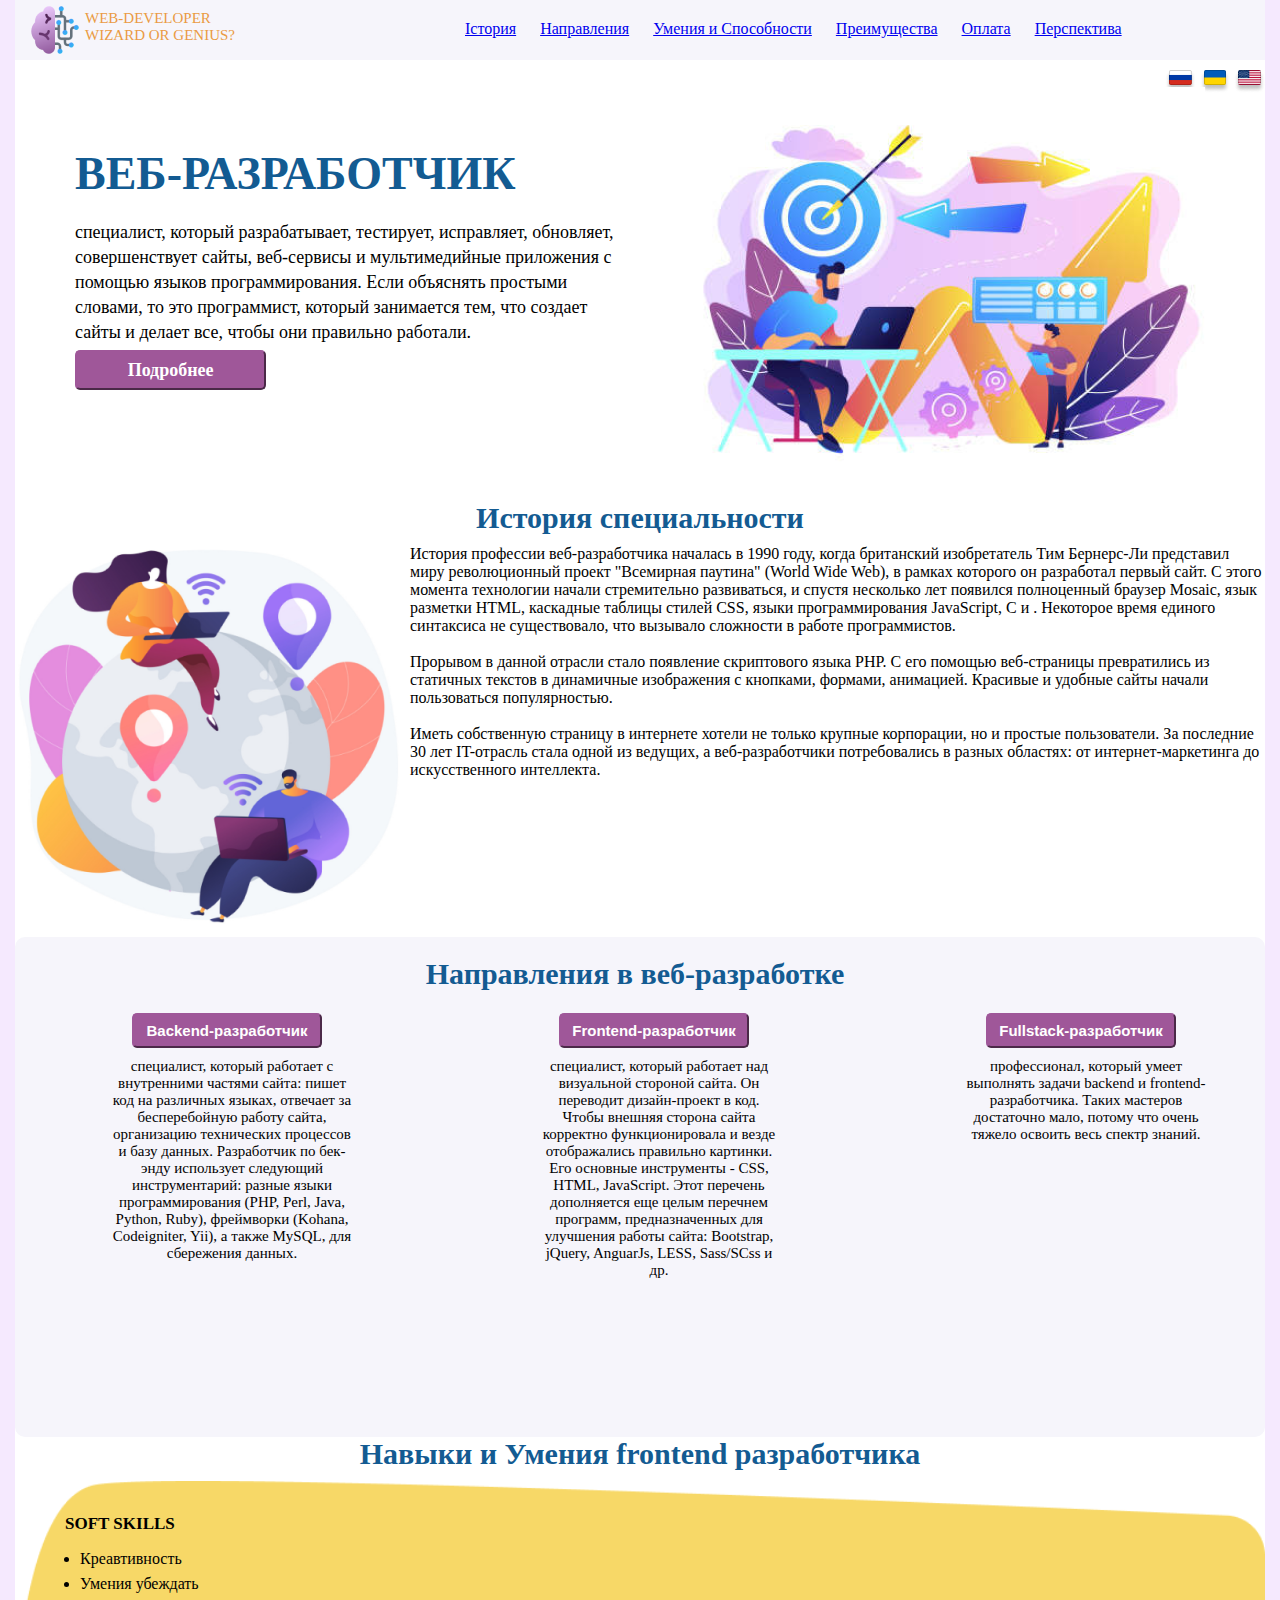
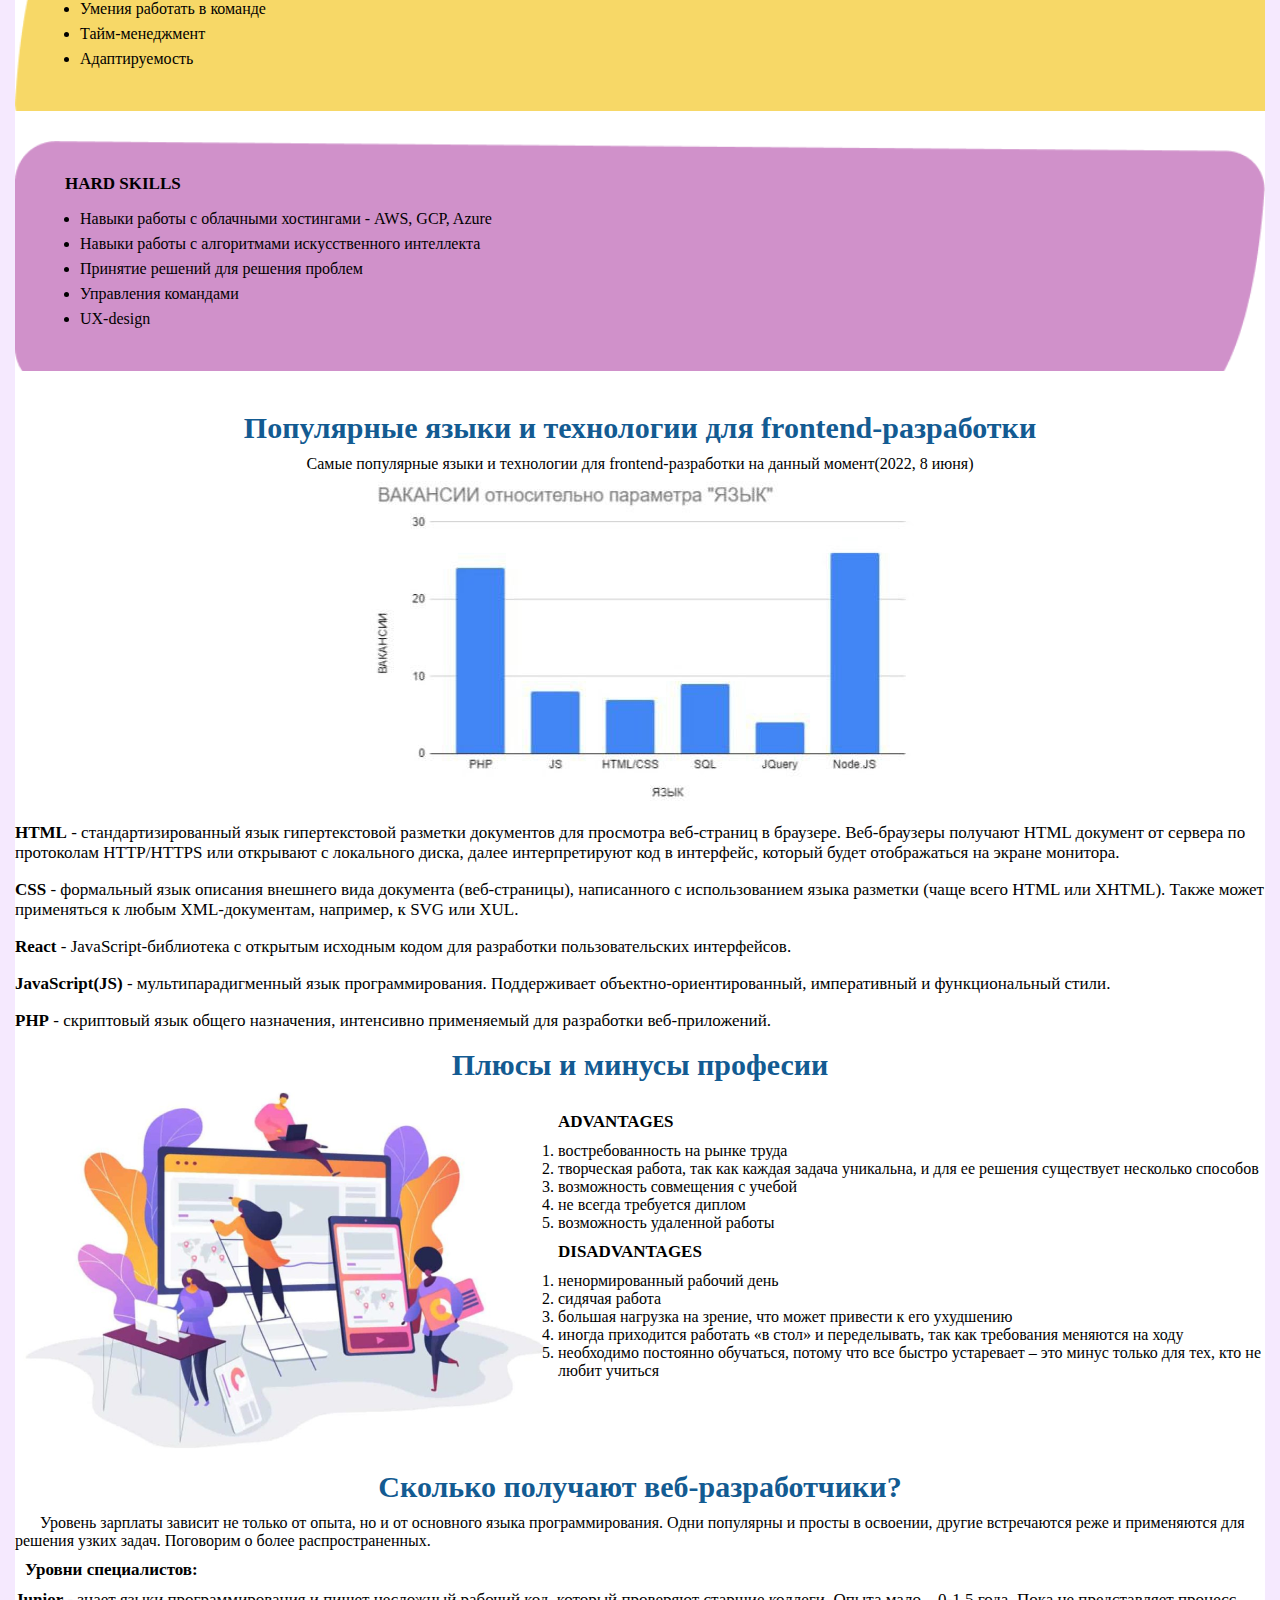
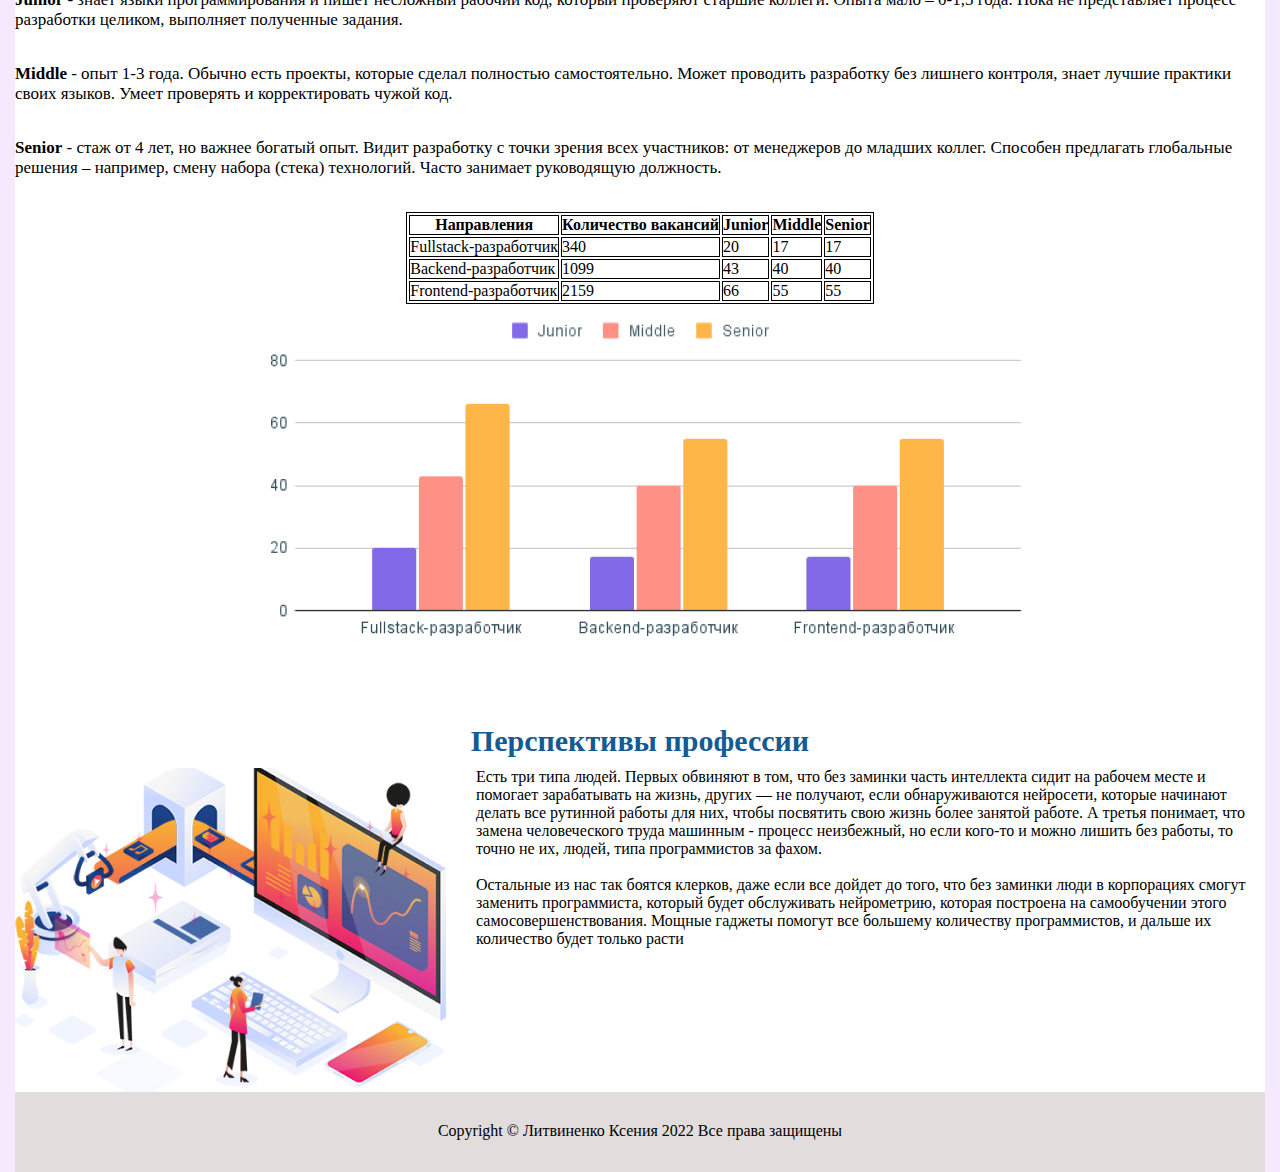
<file: index.html>
<!DOCTYPE html>
	<html>
		<head>
			<meta charset="utf-8">
			<meta name="viewport" content="width=device-width, initial-scale=1">
			<link rel="stylesheet" type="text/css" href="css/style.css">
			<title></title>
		</head>
		<body>
			<div class="container">
			<header>
				<img src="img/логотип 2 версия.png" class="logo">
				<p class="orange">web-developer wizard or genius?</p>
				<ul>
					<li class="header__list"><a href="#his">Істория</a></li>
					<li class="header__list"><a href="#dir">Направления</a></li>
					<li class="header__list"><a href="#skill">Умения и Способности</a></li>
					<li class="header__list"><a href="#grade">Преимущества</a></li>
					<li class="header__list"><a href="#salary">Оплата</a></li>
					<li class="header__list"><a href="#pros">Перспектива</a></li>
				</ul>
			</header>
			<main class="main">
				<div class="flags_box">
					<a href="index.html"><img src="img/flag_ru.png" alt="Флаг Росии не найден "></a>
					<a href="index_ukr.html"><img src="img/flag_ua.png" alt="Прапор України не знайден"></a>
					<a href="english.html"><img src="img/flag_usa.png" alt="flag of USA not found"></a>
				</div>
				<div class="description">
					<img class="description__img" src="img/web_dev.png" alt="Веб-разрфаотчик">
					<div class="description__content">
						<h1>ВЕБ-РАЗРАБОТЧИК</h1>
						<p class="description__content_p">специалист, который разрабатывает, тестирует, исправляет, обновляет, совершенствует сайты, веб-сервисы и мультимедийные приложения с помощью языков программирования. Если объяснять простыми словами, то это программист, который занимается тем, что создает сайты и делает все, чтобы они правильно работали.</p>
					</div>
					<a class="description__a" href="">
						<button class="description__button">Подробнее</button>
					</a>
				</div>
				<div id="his" class="history">
					<h3 class="history__h1">История специальности</h3>
     				<img class="history__img" src="img/history.png">
     				<p class="history__content_p">История профессии веб-разработчика началась в 1990 году, когда британский изобретатель Тим Бернерс-Ли представил миру революционный проект "Всемирная паутина" (World Wide Web), в рамках которого он разработал первый сайт. С этого момента технологии начали стремительно развиваться, и спустя несколько лет появился полноценный браузер Mosaic, язык разметки HTML, каскадные таблицы стилей CSS, языки программирования JavaScript, C и . Некоторое время единого синтаксиса не существовало, что вызывало сложности в работе программистов.</p><br>
            		<p class="history__content_p">Прорывом в данной отрасли стало появление скриптового языка PHP. С его помощью веб-страницы превратились из статичных текстов в динамичные изображения с кнопками, формами, анимацией. Красивые и удобные сайты начали пользоваться популярностью.</p><br>
            		<p class="history__content_p">Иметь собственную страницу в интернете хотели не только крупные корпорации, но и простые пользователи. За последние 30 лет IT-отрасль стала одной из ведущих, а веб-разработчики потребовались в разных областях: от интернет-маркетинга до искусственного интеллекта.</p>
            	</div>
				<div id="dir" class="directions">
					<h3>Направления в веб-разработке</h3>
					<table class="directions__table">
					<tr class="directions__tr">
					<td class="directions__td"> 
					<div class="directions__content">
					<button class="directions__button">Backend-разработчик</button>
					<p class="directions__p">специалист, который работает с внутренними частями сайта: пишет код на различных языках, отвечает за бесперебойную работу сайта, организацию технических процессов и базу данных. Разработчик по бек-энду использует следующий инструментарий: разные языки программирования (PHP, Perl, Java, Python, Ruby), фреймворки (Kohana, Codeigniter, Yii), а также MySQL, для сбережения данных.</p>
				</div>
					</td>
					<td class="directions__td">
					<div class="directions__content">
					<button class="directions__button">Frontend-разработчик</button>
					<p class="directions__p">специалист, который работает над визуальной стороной сайта. Он переводит дизайн-проект в код. Чтобы внешняя сторона сайта корректно функционировала и везде отображались правильно картинки. Его основные инструменты - CSS, HTML, JavaScript. Этот перечень дополняется еще целым перечнем программ, предназначенных для улучшения работы сайта: Bootstrap, jQuery, AnguarJs, LESS, Sass/SCss и др.</p>
				</div>
				</td>
					<td class="directions__td">
					<div class="directions__content">
					<button class="directions__button">Fullstack-разработчик</button>
					<p class="directions__p">профессионал, который умеет выполнять задачи backend и frontend-разработчика. Таких мастеров достаточно мало, потому что очень тяжело освоить весь спектр знаний.</p>
				</div>
				</td>
				</tr>
				</table>
				</div>
				<div id="skill" class="skills">
					<h3>Навыки и Умения frontend разработчика</h3>
					<div class="skills__soft">
						<h4>SOFT SKILLS</h4>
						<ul class="skills__soft_ul">
							<li>Креавтивность</li>
							<li>Умения убеждать</li>
							<li>Умения работать в команде</li>
							<li>Тайм-менеджмент</li>
							<li>Адаптируемость</li>
						</ul>
					</div>
					<div class="skills__hard">
						<h4>HARD SKILLS</h4>
						<ul>
							<li>Навыки работы с облачными хостингами - AWS, GCP, Azure</li>
							<li>Навыки работы с алгоритмами искусственного интеллекта </li>
							<li>Принятие решений для решения проблем </li>
							<li>Управления командами </li>
							<li>UX-design</li>
						</ul>
					</div>
				</div>
				<div id="front" class="frontend">
					<h3>Популярные языки и технологии для frontend-разработки</h3>
					<p class="frontend__header">Самые популярные языки и технологии для frontend-разработки на данный момент(2022, 8 июня)</p>
					<img class="img_diagram" src="img/diagram.png" alt="Диаграмма популярных языков">
					<p class="frontend__content"><b>HTML</b> - cтандартизированный язык гипертекстовой разметки документов для просмотра веб-страниц в браузере. Веб-браузеры получают HTML документ от сервера по протоколам HTTP/HTTPS или открывают с локального диска, далее интерпретируют код в интерфейс, который будет отображаться на экране монитора.</p>
					<p class="frontend__content"><b>CSS</b> - формальный язык описания внешнего вида документа (веб-страницы), написанного с использованием языка разметки (чаще всего HTML или XHTML). Также может применяться к любым XML-документам, например, к SVG или XUL.</p>
					<p class="frontend__content"><b>React</b> - JavaScript-библиотека с открытым исходным кодом для разработки пользовательских интерфейсов.</p>
					<p class="frontend__content"><b>JavaScript(JS)</b> - мультипарадигменный язык программирования. Поддерживает объектно-ориентированный, императивный и функциональный стили.</p>
					<p class="frontend__content"><b>PHP</b> - скриптовый язык общего назначения, интенсивно применяемый для разработки веб-приложений.</p>
				</div>
				<div id="grade" class="grade">
					<h3>Плюсы и минусы професии</h3>
					<img class="grade__img" src="img/advantages.png" alt="Картинка">
					<div class="ADVANTAGES">
						<h4>ADVANTAGES</h4>
						<ul class="ADVANTAGES__list">
							<ol type="1">	
								<li>востребованность на рынке труда</li>
								<li>творческая работа, так как каждая задача уникальна, и для ее решения существует несколько способов</li>
								<li>возможность совмещения с учебой</li>
								<li>не всегда требуется диплом</li>
								<li>возможность удаленной работы</li>
							</ol>	
						</ul>
					</div>
					<div class="DISADVANTAGES">
						<h4>DISADVANTAGES</h4>
						<ul class="DISADVANTAGES__list">
							<ol type="1">
								<li>ненормированный рабочий день</li>
								<li>сидячая работа</li>
								<li>большая нагрузка на зрение, что может привести к его ухудшению</li>
								<li>иногда приходится работать «в стол» и переделывать, так как требования меняются на ходу</li>
								<li>необходимо постоянно обучаться, потому что все быстро устаревает – это минус только для тех, кто не любит учиться</li>
							</ol>
						</ul>
					</div>
				</div>
				<div id="salary" class="salary">
					<h3>Сколько получают веб-разработчики?</h3>
					<p class="salary__header">Уровень зарплаты зависит не только от опыта, но и от основного языка программирования. Одни популярны и просты в освоении, другие встречаются реже и применяются для решения узких задач. Поговорим о более распространенных.</p>
					<h4>Уровни специалистов:</h4>
					<p class="salary__content"><b>Junior</b> - знает языки программирования и пишет несложный рабочий код, который проверяют старшие коллеги. Опыта мало – 0-1,5 года. Пока не представляет процесс разработки целиком, выполняет полученные задания.</p>
					<p class="salary__content"><b>Middle</b> - опыт 1-3 года. Обычно есть проекты, которые сделал полностью самостоятельно. Может проводить разработку без лишнего контроля, знает лучшие практики своих языков. Умеет проверять и корректировать чужой код.</p>
					<p class="salary__content"><b>Senior</b> - стаж от 4 лет, но важнее богатый опыт. Видит разработку с точки зрения всех участников: от менеджеров до младших коллег. Способен предлагать глобальные решения – например, смену набора (стека) технологий. Часто занимает руководящую должность.</p>
					<table class="salary__table">
						<tr class="salary__tr">
							<th class="salary__th">Направления</th>
							<th class="salary__th">Количество вакансий</th>
							<th class="salary__th">Junior</th>
							<th class="salary__th">Middle</th>
							<th class="salary__th">Senior</th>
						</tr>
						<tr class="salary__tr">
							<td class="salary__td">Fullstack-разработчик</td>
							<td class="salary__td">340</td>
							<td class="salary__td">20</td>
							<td class="salary__td">17</td>
							<td class="salary__td">17</td>
						</tr>
						<tr class="salary__tr">
							<td class="salary__td">Backend-разработчик</td>
							<td class="salary__td">1099</td>
							<td class="salary__td">43</td>
							<td class="salary__td">40</td>
							<td class="salary__td">40</td>
						</tr>
						<tr class="salary__tr">
							<td class="salary__td">Frontend-разработчик</td>
							<td class="salary__td">2159</td>
							<td class="salary__td">66</td>
							<td class="salary__td">55</td>
							<td class="salary__td">55</td>
						</tr>
					</table>
					<img class="salary__img_diagram" src="img/diagram_2.png" alt="Картинка">
				</div>
				<div id="pros" class="prospects">
					<h3>Перспективы профессии</h3>
					<img class="prospects__img" src="img/perspective.png" alt="Картинка">
					<p class="prospects__content_p1">Есть три типа людей. Первых обвиняют в том, что без заминки часть интеллекта сидит на рабочем месте и помогает зарабатывать на жизнь, других — не получают, если обнаруживаются нейросети, которые начинают делать все рутинной работы для них, чтобы посвятить свою жизнь более занятой работе. А третья понимает, что замена человеческого труда машинным - процесс неизбежный, но если кого-то и можно лишить без работы, то точно не их, людей, типа программистов за фахом.</p><br>
					<p class="prospects__content_p2">Остальные из нас так боятся клерков, даже если все дойдет до того, что без заминки люди в корпорациях смогут заменить программиста, который будет обслуживать нейрометрию, которая построена на самообучении этого самосовершенствования.
					Мощные гаджеты помогут все большему количеству программистов, и дальше их количество будет только расти</p>
				</div>
			</main>
			<footer>
				<p class="creator">Copyright © Литвиненко Ксения 2022 Все права защищены</p>
			</footer>
			</div>
		</body>
	</html>
</file>
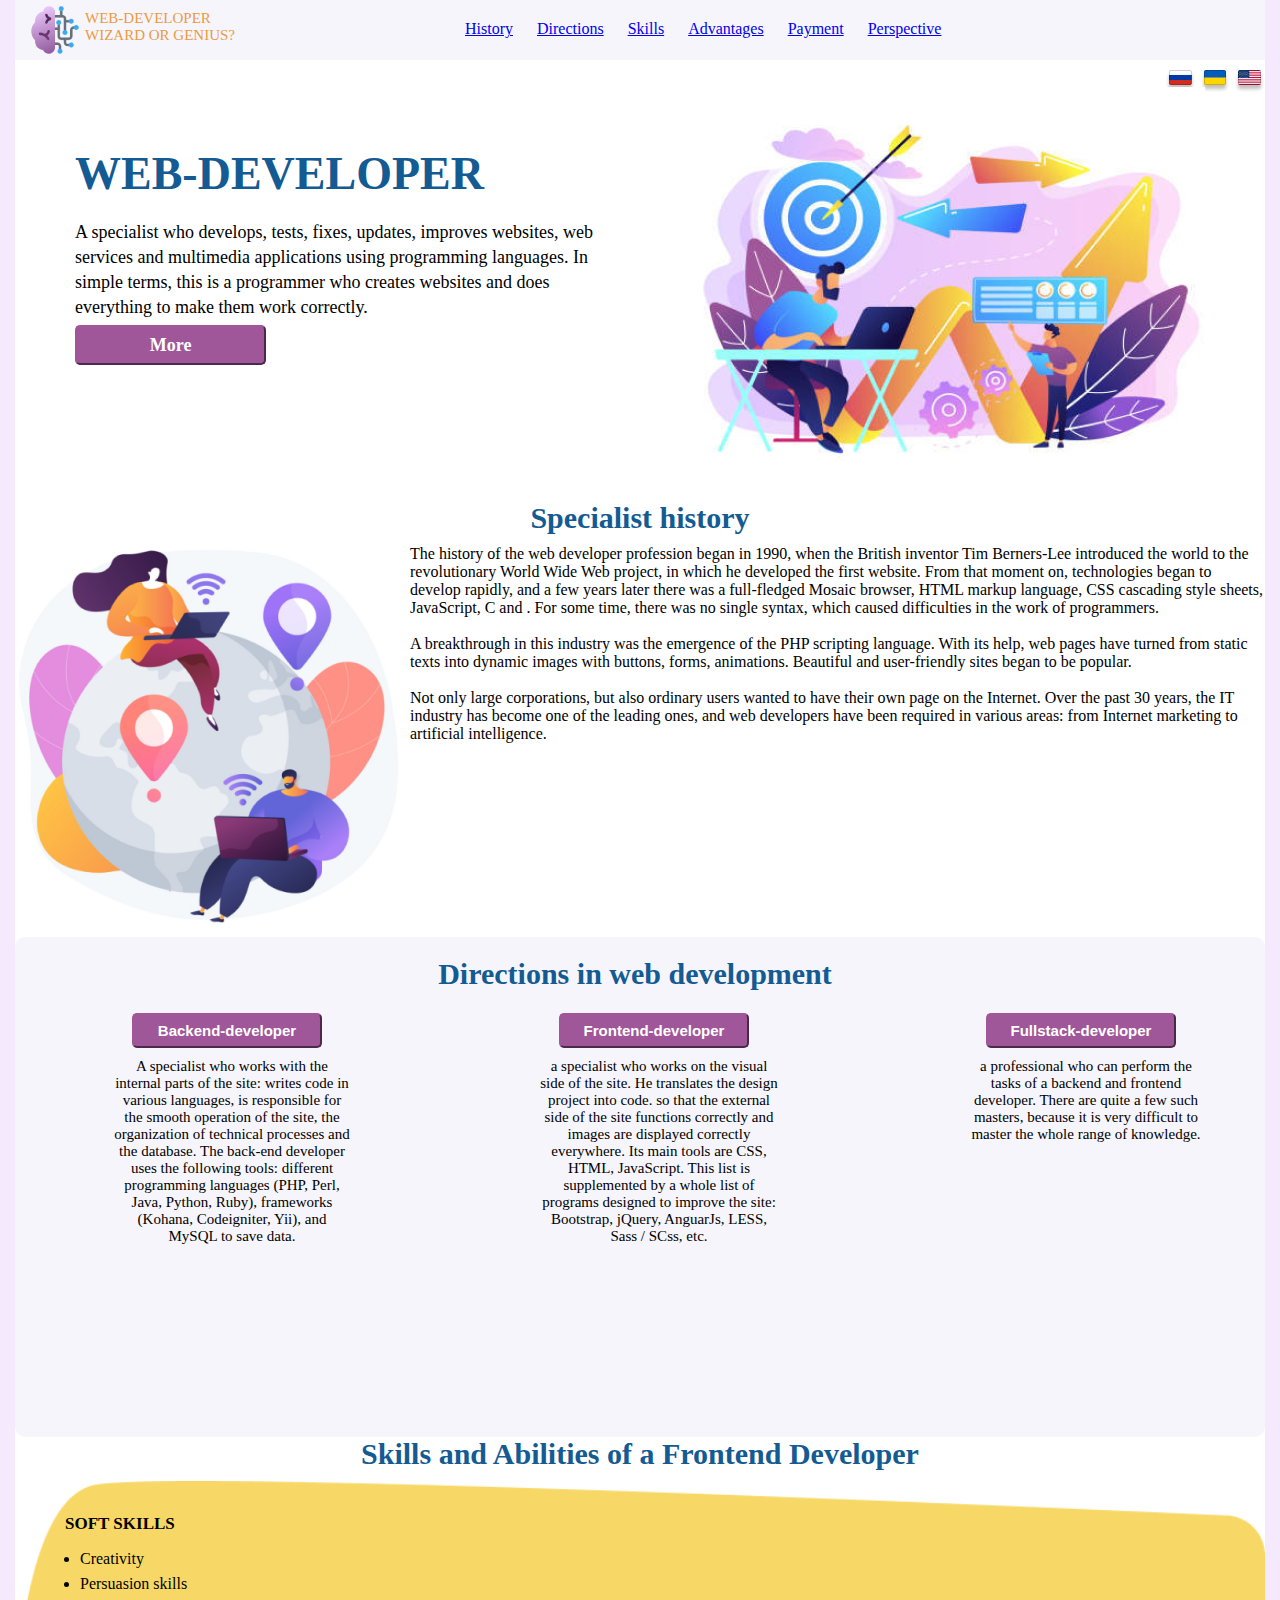
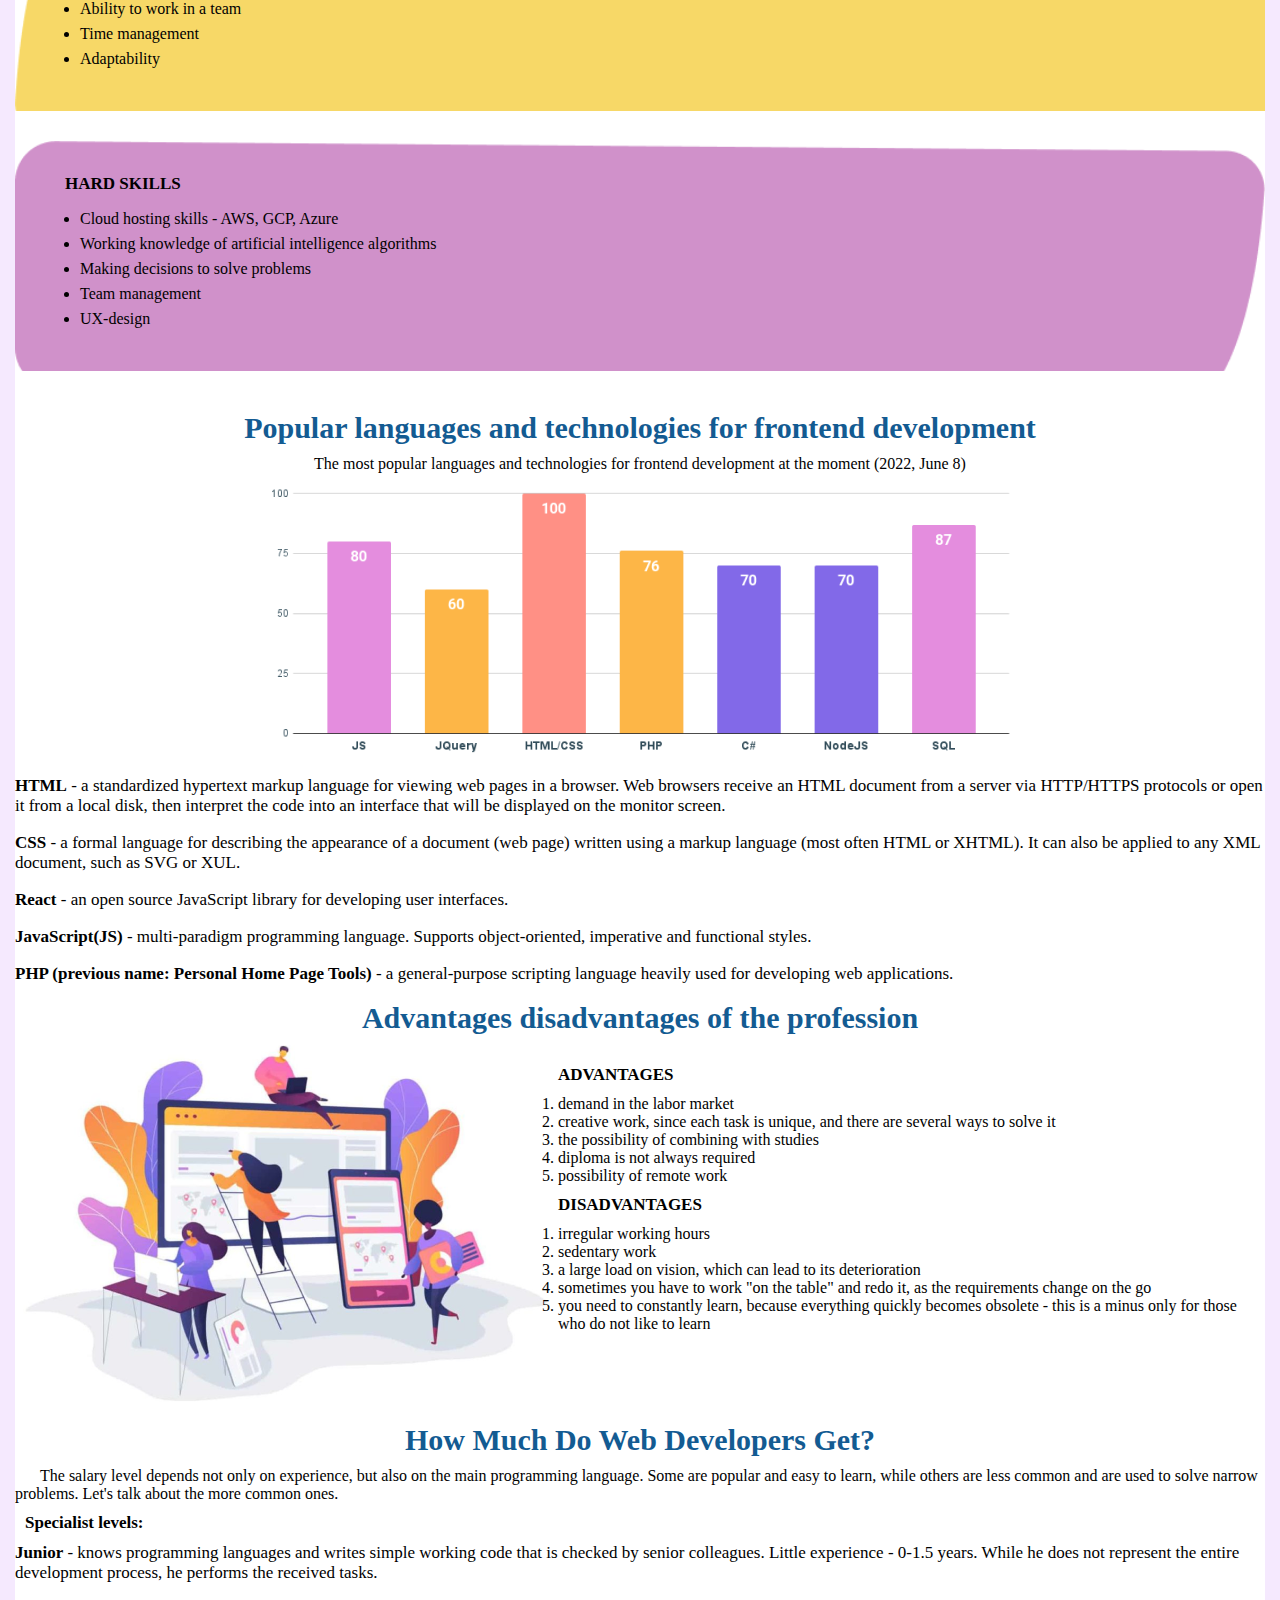
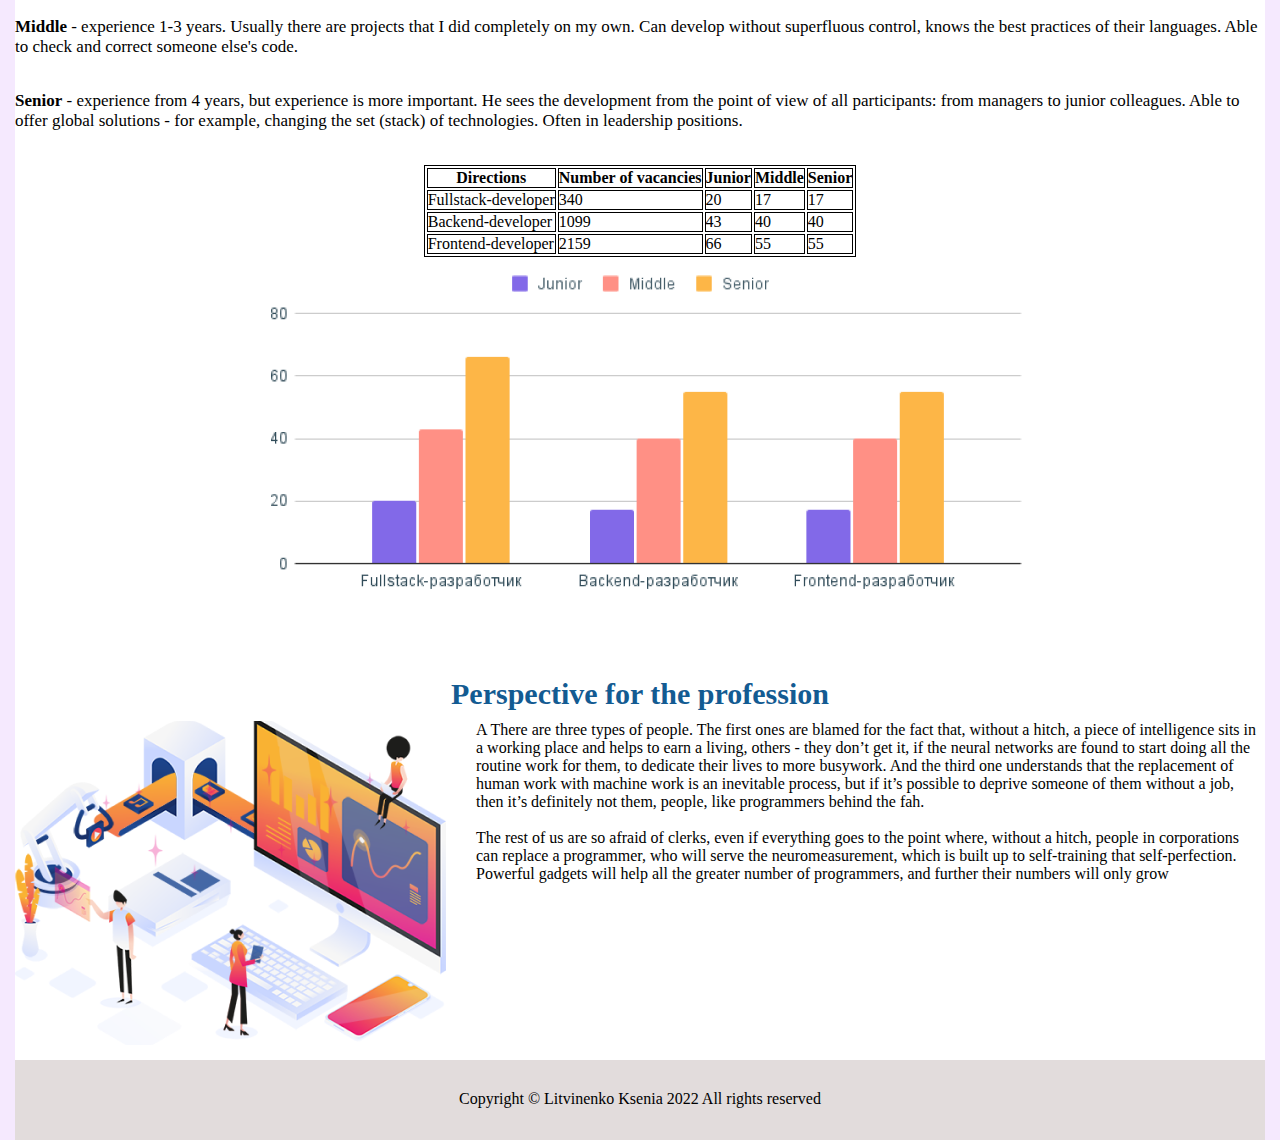
<file: english.html>
<!DOCTYPE html>
	<html>
		<head>
			<meta charset="utf-8">
			<meta name="viewport" content="width=device-width, initial-scale=1">
			<link rel="stylesheet" type="text/css" href="css/style.css">
			<title></title>
		</head>
		<body>
			<div class="container">
			<header>
				<img src="img/логотип 2 версия.png" class="logo">
				<p class="orange">web-developer wizard or genius?</p>
				<ul>
					<li class="header__list"><a href="#his">History</a></li>
					<li class="header__list"><a href="#dir">Directions</li></a>
					<li class="header__list"><a href="#skill">Skills</a></li>
					<li class="header__list"><a href="#grade">Advantages</a></li>
					<li class="header__list"><a href="#salary">Payment</a></li>
					<li class="header__list"><a href="#pros">Perspective</a></li>
				</ul>
			</header>
			<main class="main">
				<div class="flags_box">
					<a href="index.html"><img src="img/flag_ru.png" alt="Флаг Росии не найден "></a>
					<a href="index_ukr.html"><img src="img/flag_ua.png" alt="Прапор України не знайден"></a>
					<a href="english.html"><img src="img/flag_usa.png" alt="flag of USA not found"></a>
				</div>
				<div class="description">
					<img class="description__img" src="img/web_dev.png" alt="Веб-разрфаотчик">
					<div class="description__content">
						<h1>WEB-DEVELOPER</h1>
						<p class="description__content_p">A specialist who develops, tests, fixes, updates, improves websites, web services and multimedia applications using programming languages. In simple terms, this is a programmer who creates websites and does everything to make them work correctly.</p>
					</div>
					<a class="description__a" href="">
						<button class="description__button">More</button>
					</a>
				</div>
				<div id="his" class="history">
					<h3>Specialist history</h3>
					<img class="history__img" src="img/history.png">
					<p class="history__content_p1">The history of the web developer profession began in 1990, when the British inventor Tim Berners-Lee introduced the world to the revolutionary World Wide Web project, in which he developed the first website. From that moment on, technologies began to develop rapidly, and a few years later there was a full-fledged Mosaic browser, HTML markup language, CSS cascading style sheets, JavaScript, C and . For some time, there was no single syntax, which caused difficulties in the work of programmers.</p><br>
            		<p class="history__content_p2">A breakthrough in this industry was the emergence of the PHP scripting language. With its help, web pages have turned from static texts into dynamic images with buttons, forms, animations. Beautiful and user-friendly sites began to be popular.</p><br>
            		<p class="history__content_p3">Not only large corporations, but also ordinary users wanted to have their own page on the Internet. Over the past 30 years, the IT industry has become one of the leading ones, and web developers have been required in various areas: from Internet marketing to artificial intelligence.</p><br>
            	</div>
				<div id="dir" class="directions">
					<h3>Directions in web development</h3>
					<table class="directions__table">
					<tr class="directions__tr">
					<td class="directions__td"> 
					<div class="directions__content">
					<button class="directions__button">Backend-developer</button>
					<p class="directions__p">A specialist who works with the internal parts of the site: writes code in various languages, is responsible for the smooth operation of the site, the organization of technical processes and the database. The back-end developer uses the following tools: different programming languages (PHP, Perl, Java, Python, Ruby), frameworks (Kohana, Codeigniter, Yii), and MySQL to save data.</p>
				</div>
					</td>
					<td class="directions__td">
					<div class="directions__content">
					<button class="directions__button">Frontend-developer</button>
					<p class="directions__p">a specialist who works on the visual side of the site. He translates the design project into code. so that the external side of the site functions correctly and images are displayed correctly everywhere. Its main tools are CSS, HTML, JavaScript. This list is supplemented by a whole list of programs designed to improve the site: Bootstrap, jQuery, AnguarJs, LESS, Sass / SCss, etc.</p>
				</div>
				</td>
					<td class="directions__td">
					<div class="directions__content">
					<button class="directions__button">Fullstack-developer</button>
					<p class="directions__p">a professional who can perform the tasks of a backend and frontend developer. There are quite a few such masters, because it is very difficult to master the whole range of knowledge.</p>
				</div>
				</td>
				</tr>
				</table>
				</div>
				<div id="skill" class="skills">
					<h3>Skills and Abilities of a Frontend Developer</h3>
				<div class="skills__soft">
						<h4>SOFT SKILLS</h4>
						<ul class="skills__soft_ul">
							<li>Creativity</li>
							<li>Persuasion skills</li>
							<li>Ability to work in a team</li>
							<li>Time management</li>
							<li>Adaptability</li>
						</ul>
					</div>
					<div class="skills__hard">
						<h4>HARD SKILLS</h4>
						<ul>
							<li>Cloud hosting skills - AWS, GCP, Azure</li>
							<li>Working knowledge of artificial intelligence algorithms </li>
							<li>Making decisions to solve problems </li>
							<li>Team management</li>
							<li>UX-design</li>
						</ul>
					</div>
				</div>
				<div id="front" class="frontend">
					<h3>Popular languages and technologies for frontend development</h3>
					<p class="frontend__header">The most popular languages and technologies for frontend development at the moment (2022, June 8)</p>
					<img class="img_diagram" src="img/diagram_1.png" alt="Diagram Popular languages">
					<p class="frontend__content"><b>HTML</b> - a standardized hypertext markup language for viewing web pages in a browser. Web browsers receive an HTML document from a server via HTTP/HTTPS protocols or open it from a local disk, then interpret the code into an interface that will be displayed on the monitor screen.</p>
					<p class="frontend__content"><b>CSS</b> - a formal language for describing the appearance of a document (web page) written using a markup language (most often HTML or XHTML). It can also be applied to any XML document, such as SVG or XUL.</p>
					<p class="frontend__content"><b>React</b> - an open source JavaScript library for developing user interfaces.</p>
					<p class="frontend__content"><b>JavaScript(JS)</b> - multi-paradigm programming language. Supports object-oriented, imperative and functional styles.</p>
					<p class="frontend__content"><b>PHP (previous name: Personal Home Page Tools)</b> - a general-purpose scripting language heavily used for developing web applications.</p>
				</div>
				<div id="grade" class="grade">
					<h3>Advantages disadvantages of the profession</h3>
					<img class="grade__img" src="img/advantages.png" alt="Картинка">
					<div class="ADVANTAGES">
						<h4>ADVANTAGES</h4>
						<ul class="ADVANTAGES__list">
							<ol type="1">	
								<li>demand in the labor market</li>
								<li>creative work, since each task is unique, and there are several ways to solve it</li>
								<li>the possibility of combining with studies</li>
								<li>diploma is not always required</li>
								<li>possibility of remote work</li>
							</ol>	
						</ul>
					</div>
					<div class="DISADVANTAGES">
						<h4>DISADVANTAGES</h4>
						<ul class="DISADVANTAGES__list">
							<ol type="1">
								<li>irregular working hours</li>
								<li>sedentary work</li>
								<li>a large load on vision, which can lead to its deterioration</li>
								<li>sometimes you have to work "on the table" and redo it, as the requirements change on the go</li>
								<li>you need to constantly learn, because everything quickly becomes obsolete - this is a minus only for those who do not like to learn</li>
							</ol>
						</ul>
					</div>
				</div>
				<div id="salary" class="salary">
					<h3>How Much Do Web Developers Get?</h3>
					<p class="salary__header">The salary level depends not only on experience, but also on the main programming language. Some are popular and easy to learn, while others are less common and are used to solve narrow problems. Let's talk about the more common ones.</p>
					<h4>Specialist levels:</h4>
					<p class="salary__content"><b>Junior</b> - knows programming languages and writes simple working code that is checked by senior colleagues. Little experience - 0-1.5 years. While he does not represent the entire development process, he performs the received tasks.</p>
					<p class="salary__content"><b>Middle</b> - experience 1-3 years. Usually there are projects that I did completely on my own. Can develop without superfluous control, knows the best practices of their languages. Able to check and correct someone else's code.</p>
					<p class="salary__content"><b>Senior</b> - experience from 4 years, but experience is more important. He sees the development from the point of view of all participants: from managers to junior colleagues. Able to offer global solutions - for example, changing the set (stack) of technologies. Often in leadership positions.</p>
					<table class="salary__table">
						<tr class="salary__tr">
							<th class="salary__th">Directions</th>
							<th class="salary__th">Number of vacancies</th>
							<th class="salary__th">Junior</th>
							<th class="salary__th">Middle</th>
							<th class="salary__th">Senior</th>
						</tr>
						<tr class="salary__tr">
							<td class="salary__td">Fullstack-developer</td>
							<td class="salary__td">340</td>
							<td class="salary__td">20</td>
							<td class="salary__td">17</td>
							<td class="salary__td">17</td>
						</tr>
						<tr class="salary__tr">
							<td class="salary__td">Backend-developer</td>
							<td class="salary__td">1099</td>
							<td class="salary__td">43</td>
							<td class="salary__td">40</td>
							<td class="salary__td">40</td>
						</tr>
						<tr class="salary__tr">
							<td class="salary__td">Frontend-developer</td>
							<td class="salary__td">2159</td>
							<td class="salary__td">66</td>
							<td class="salary__td">55</td>
							<td class="salary__td">55</td>
						</tr>
					</table>
					<img class="salary__img_diagram" src="img/diagram_2.png" alt="diagram">
				</div>
				<div id="pros" class="prospects">
					<h3>Perspective for the profession</h3>
					<img class="prospects__img" src="img/perspective.png" alt="images">
					<p class="prospects__content_p1">A There are three types of people. The first ones are blamed for the fact that, without a hitch, a piece of intelligence sits in a working place and helps to earn a living, others - they don’t get it, if the neural networks are found to start doing all the routine work for them, to dedicate their lives to more busywork. And the third one understands that the replacement of human work with machine work is an inevitable process, but if it’s possible to deprive someone of them without a job, then it’s definitely not them, people, like programmers behind the fah.

					
			</p><br>
					<p class="prospects__content_p2">The rest of us are so afraid of clerks, even if everything goes to the point where, without a hitch, people in corporations can replace a programmer, who will serve the neuromeasurement, which is built up to self-training that self-perfection.
Powerful gadgets will help all the greater number of programmers, and further their numbers will only grow</p>
				</div>
			</main>
			<footer>
				<p class="creator">Copyright © Litvinenko Ksenia 2022 All rights reserved</p>
			</footer>
			</div>
		</body>
	</html>
</file>
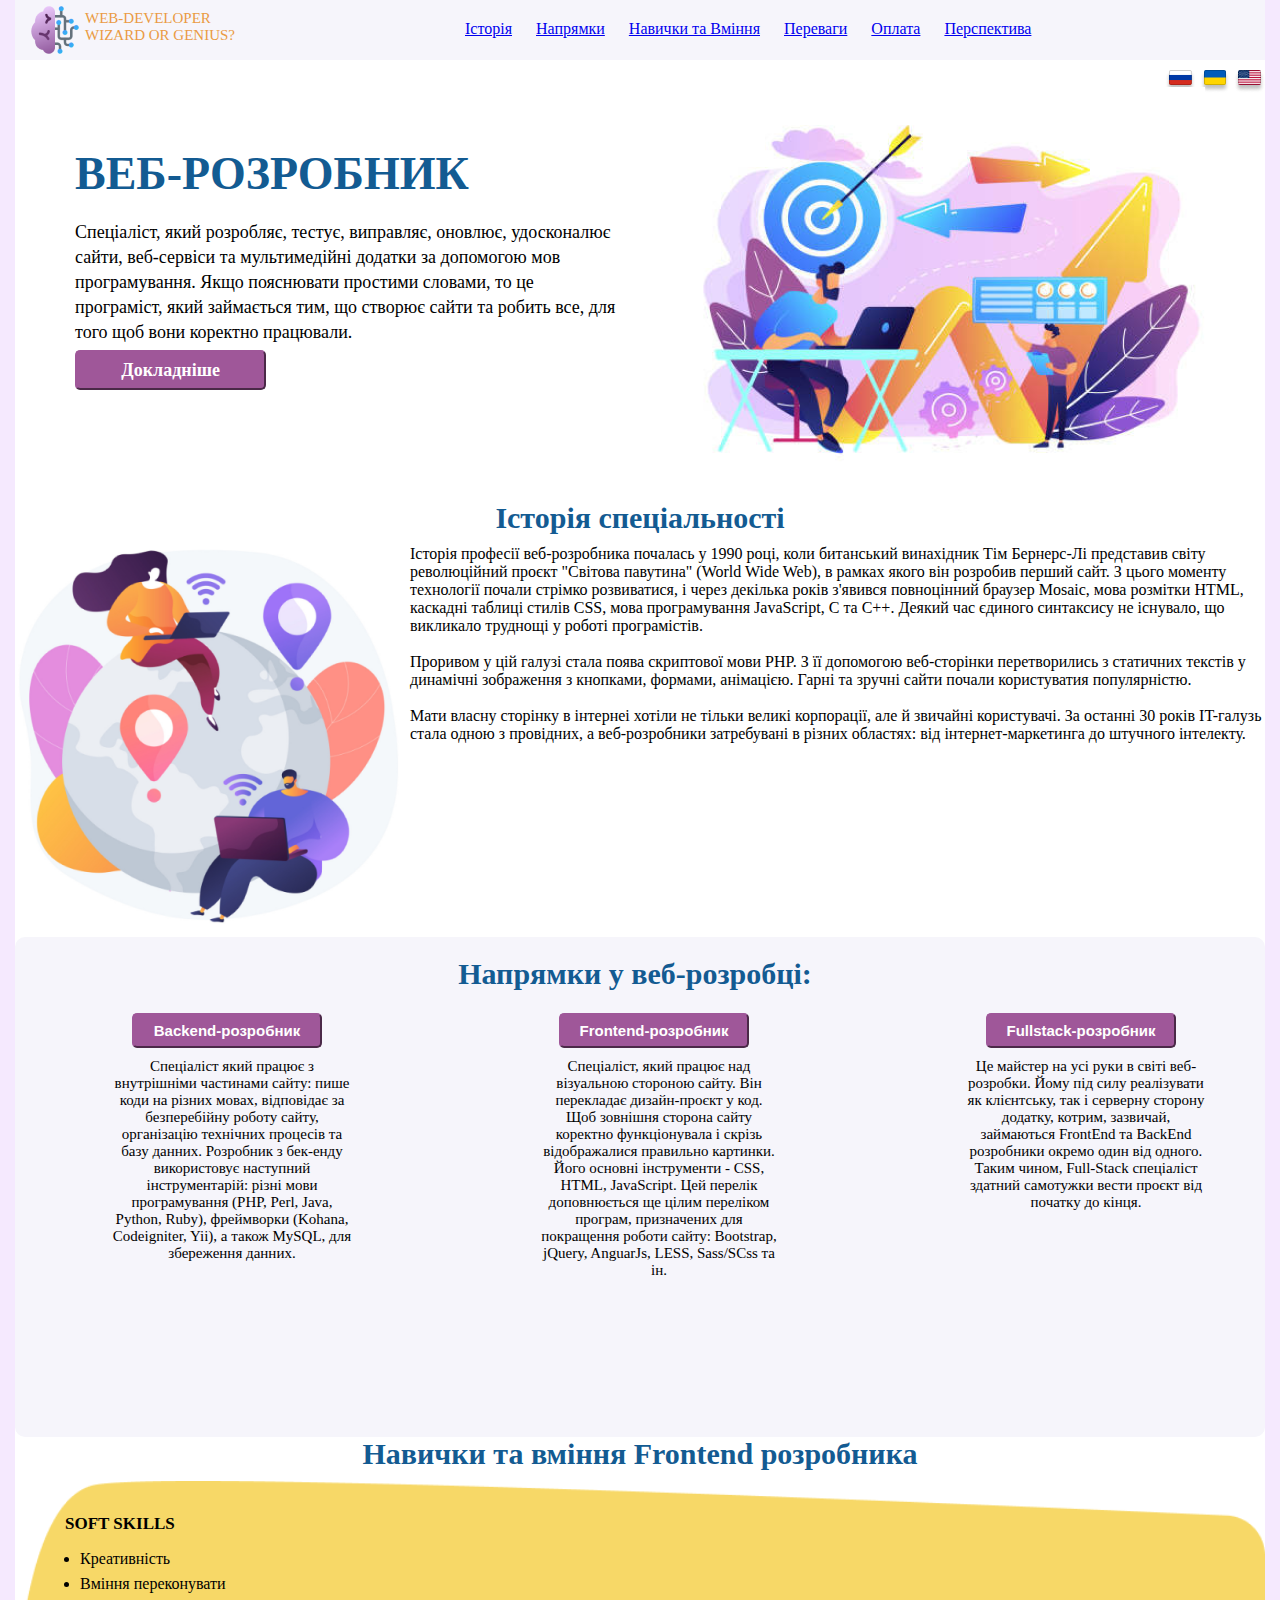
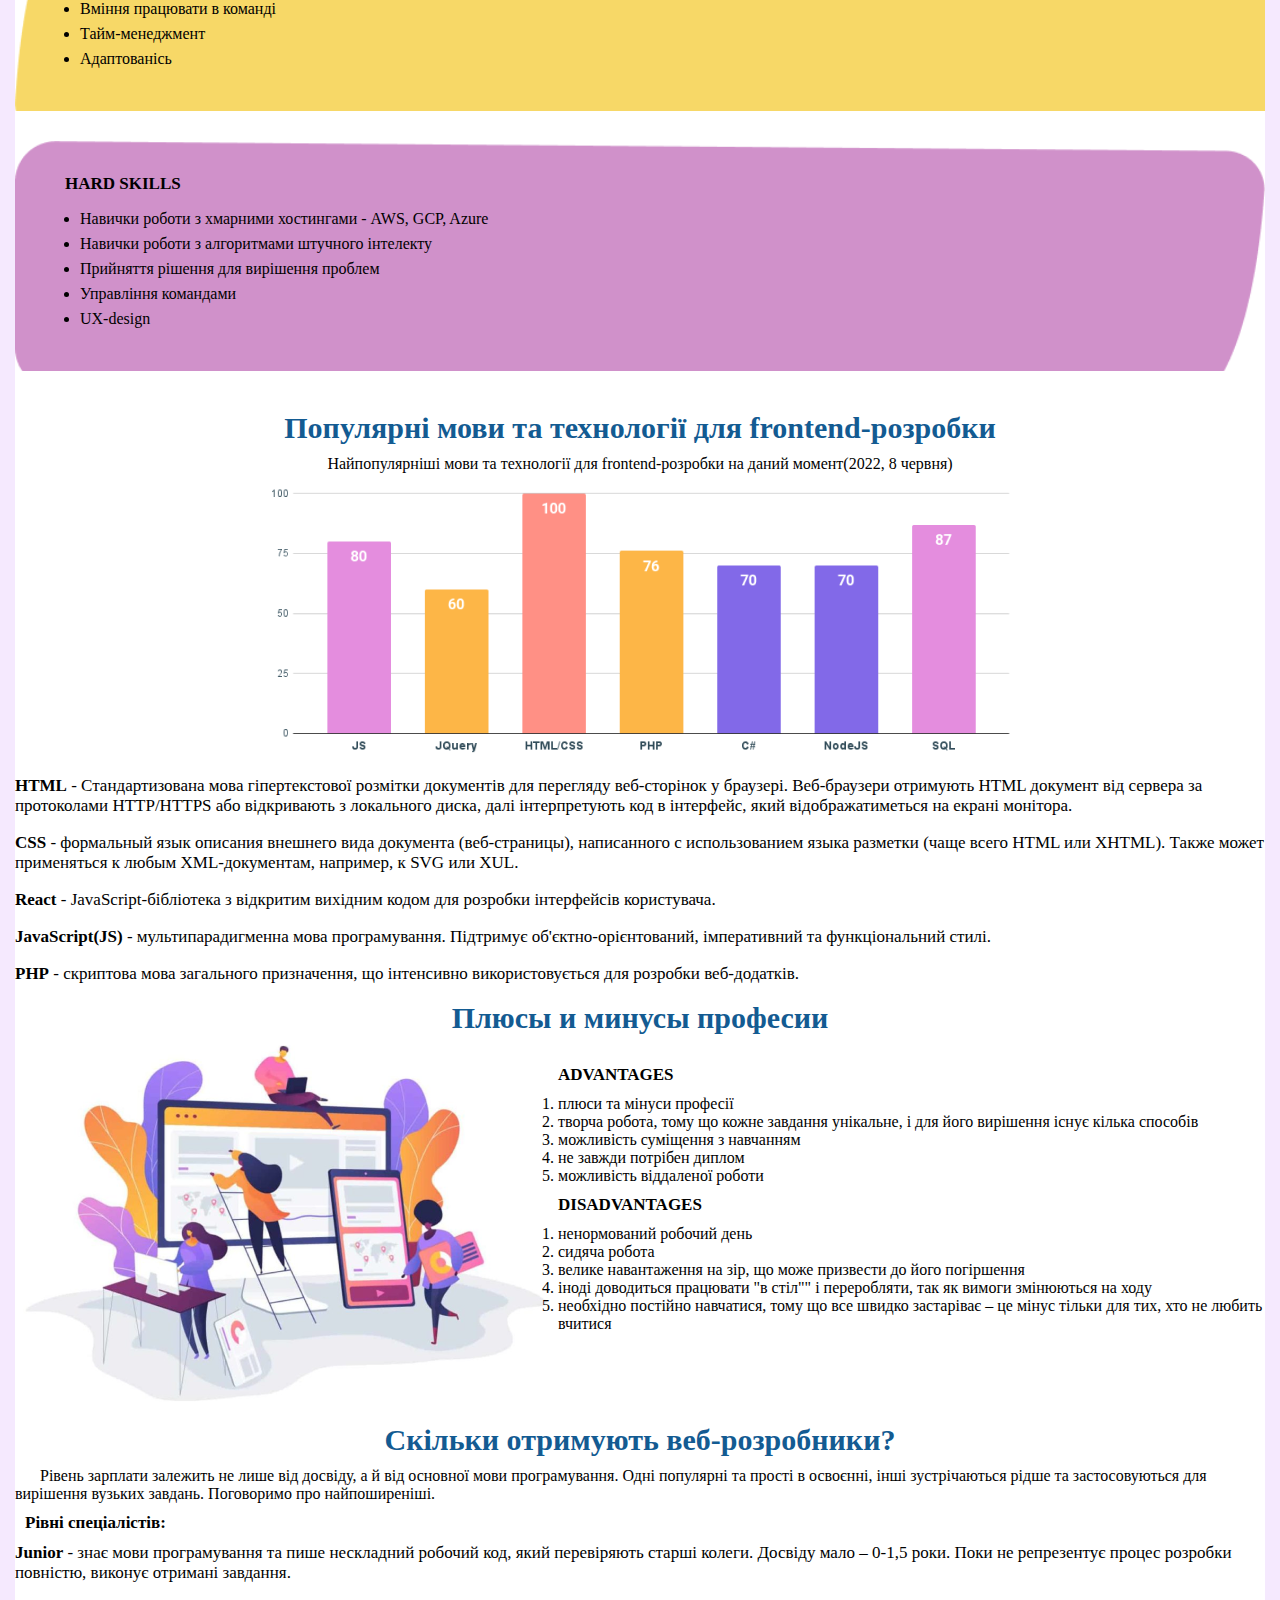
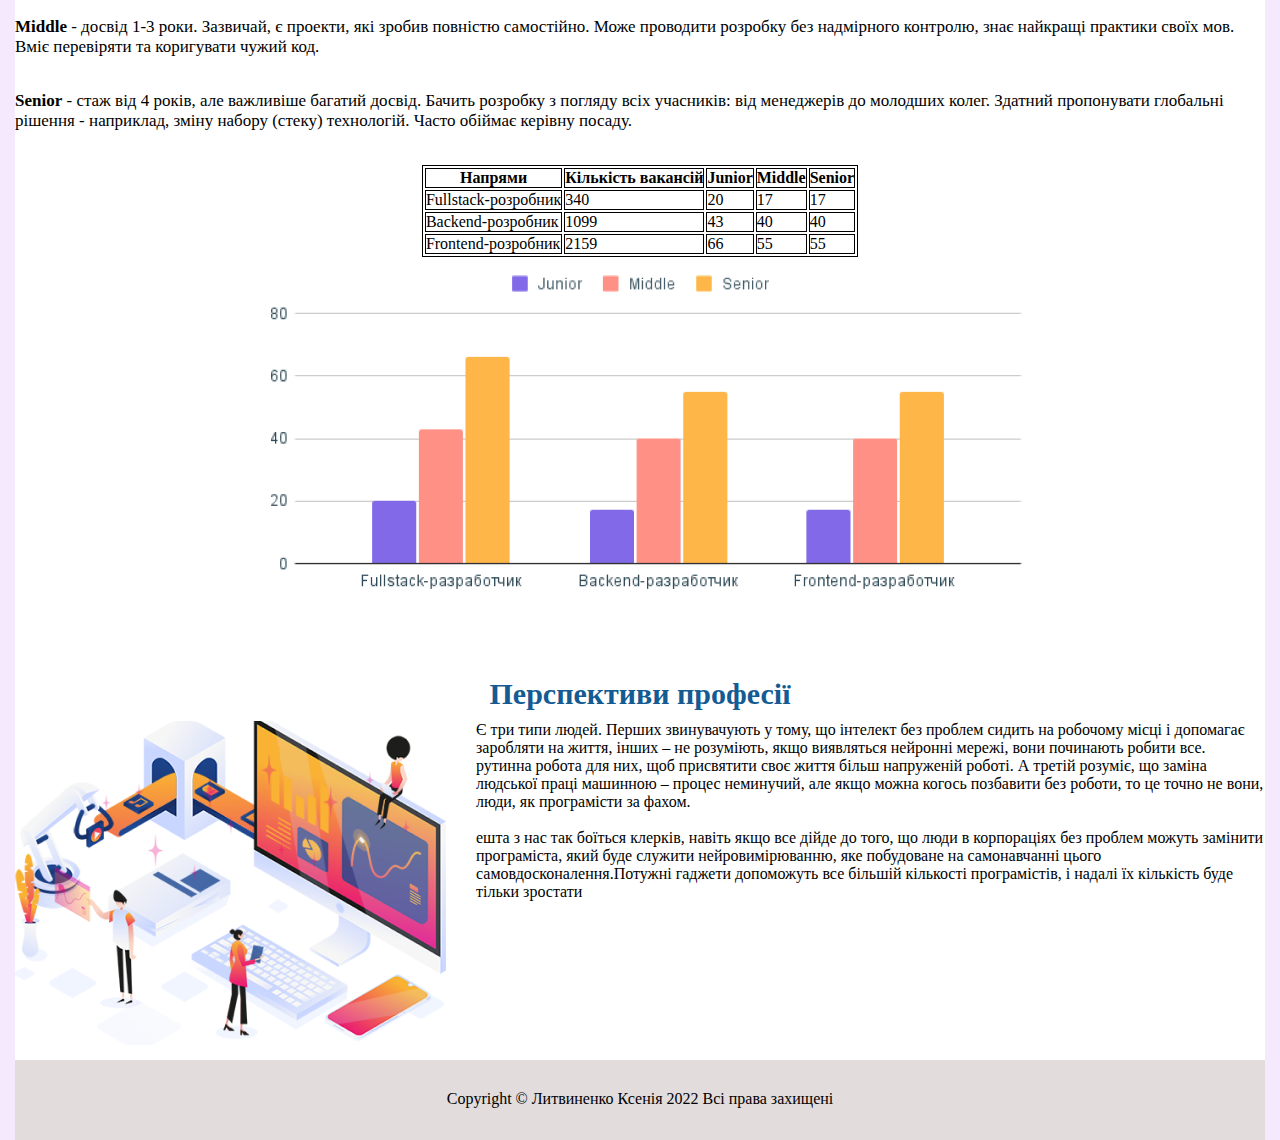
<file: index_ukr.html>
<!DOCTYPE html>
	<html>
		<head>
			<meta charset="utf-8">
			<meta name="viewport" content="width=device-width, initial-scale=1">
			<link rel="stylesheet" type="text/css" href="css/style.css">
			<title></title>
		</head>
		<body>
			<div class="container">
			<header>
				<img src="img/логотип 2 версия.png" class="logo">
				<p class="orange">web-developer wizard or genius?</p>
				<ul>
					<li class="header__list"><a href="#his">Історія</a></li>
					<li class="header__list"><a href="#dir">Напрямки</a></li>
					<li class="header__list"><a href="#skill">Навички та Вміння</a></li>
					<li class="header__list"><a href="#grade">Переваги</a></li>
					<li class="header__list"><a href="#salary">Оплата</a></li>
					<li class="header__list"><a href="#pros">Перспектива</a></li>
				</ul>
			</header>
			<main class="main">
				<div class="flags_box">
					<a href="index.html"><img src="img/flag_ru.png" alt="Флаг Росии не найден "></a>
					<a href="index_ukr.html"><img src="img/flag_ua.png" alt="Прапор України не знайден"></a>
					<a href="english.html"><img src="img/flag_usa.png" alt="flag of USA not found"></a>
				</div>
				<div class="description">
					<img class="description__img" src="img/web_dev.png" alt="Веб-разрфаотчик">
					<div class="description__content">
						<h1>ВЕБ-РОЗРОБНИК</h1>
						<p class="description__content_p">Спеціаліст, який розробляє, тестує, виправляє, оновлює, удосконалює сайти, веб-сервіси та мультимедійні додатки за допомогою мов програмування. Якщо пояснювати простими словами, то це програміст, який займається тим, що створює сайти та робить все, для того щоб вони коректно працювали.</p>
					</div>
					<a class="description__a" href="">
						<button class="description__button">Докладніше</button>
					</a>
				</div>
				<div id="his" class="history">
					<h3>Історія спеціальності</h3>
					<img class="history__img" src="img/history.png">
					<p class="history__content_p">Історія професії веб-розробника почалась у 1990 році, коли битанський винахідник Тім Бернерс-Лі представив світу революційний проєкт "Світова павутина" (World Wide Web), в рамках якого він розробив перший сайт. З цього моменту технології почали стрімко розвиватися, і через декілька років з'явився повноцінний браузер Mosaic, мова розмітки HTML, каскадні таблиці стилів CSS, мова програмування JavaScript, С та С++. Деякий час єдиного синтаксису не існувало, що викликало труднощі у роботі програмістів.</p><br>
            		<p class="history__content_p">Проривом у цій галузі стала поява скриптової мови PHP. З її допомогою веб-сторінки перетворились з статичних текстів у динамічні зображення з кнопками, формами, анімацією. Гарні та зручні сайти почали користуватия популярністю.</p><br>
            		<p class="history__content_p">Мати власну сторінку в інтернеі хотіли не тільки великі корпорації, але й звичайні користувачі. За останні 30 років IT-галузь стала одною з провідних, а веб-розробники затребувані в різних областях: від інтернет-маркетинга до штучного інтелекту.</p>

					
            	</div>
				<div id="dir" class="directions">
					<h3>Напрямки у веб-розробці:</h3>
					<table class="directions__table">
					<tr class="directions__tr">
					<td class="directions__td"> 
					<div class="directions__content">
					<button class="directions__button">Backend-розробник</button>
					<p class="directions__p">Спеціаліст який працює з внутрішніми частинами сайту: пише коди на різних мовах, відповідає за безперебійну роботу сайту, організацію технічних процесів та базу данних. Розробник з бек-енду використовує наступний інструментарій: різні мови програмування (PHP, Perl, Java, Python, Ruby), фреймворки (Kohana, Codeigniter, Yii), а також MySQL, для збереження данних.  </p>
				</div>
					</td>
					<td class="directions__td">
					<div class="directions__content">
					<button class="directions__button">Frontend-розробник</button>
					<p class="directions__p">Спеціаліст, який працює над візуальною стороною сайту. Він перекладає дизайн-проєкт у код. Щоб зовнішня сторона сайту коректно функціонувала і скрізь відображалися правильно картинки. Його основні інструменти - CSS, HTML, JavaScript. Цей перелік доповнюється ще цілим переліком програм, призначених для покращення роботи сайту: Bootstrap, jQuery, AnguarJs, LESS, Sass/SCss та ін. </p>
				</div>
				</td>
					<td class="directions__td">
					<div class="directions__content">
					<button class="directions__button">Fullstack-розробник</button>
					<p class="directions__p">Це майстер на усі руки в світі веб-розробки. Йому під силу реалізувати як клієнтську, так і серверну сторону додатку, котрим, зазвичай, займаються FrontEnd та BackEnd розробники окремо один від одного. Таким чином, Full-Stack спеціаліст здатний самотужки вести проєкт від початку до кінця.</p>
				</div>
				</td>
				</tr>
				</table>
				</div>
				<div id="skill" class="skills">
					<h3>Навички та вміння Frontend розробника</h3>
				<div class="skills__soft">
					<h4>SOFT SKILLS</h4>
					<ul class="skills__soft_ul">
						<li>Креативність</li>
						<li>Вміння переконувати</li>
						<li>Вміння працювати в команді</li>
						<li>Тайм-менеджмент</li>
						<li>Адаптованісь</li>
					</ul>
				</div>
				<div class="skills__hard">
					<h4>HARD SKILLS</h4>
					<ul>
						<li>Навички роботи з хмарними хостингами - AWS, GCP, Azure</li>
						<li>Навички роботи з алгоритмами штучного інтелекту</li>
						<li>Прийняття рішення для вирішення проблем</li>
						<li>Управління командами</li>
						<li>UX-design</li>
					</ul>
				</div>
				</div>
				<div id="front" class="frontend">
					<h3>Популярні мови та технології для frontend-розробки</h3>
					<p class="frontend__header">Найпопулярніші мови та технології для frontend-розробки на даний момент(2022, 8 червня)</p>
					<img class="img_diagram" src="img/diagram_1.png" alt="Діаграма популярних мов">
					<p class="frontend__content"><b>HTML</b> - Стандартизована мова гіпертекстової розмітки документів для перегляду веб-сторінок у браузері. Веб-браузери отримують HTML документ від сервера за протоколами HTTP/HTTPS або відкривають з локального диска, далі інтерпретують код в інтерфейс, який відображатиметься на екрані монітора.</p>
					<p class="frontend__content"><b>CSS</b> - формальный язык описания внешнего вида документа (веб-страницы), написанного с использованием языка разметки (чаще всего HTML или XHTML). Также может применяться к любым XML-документам, например, к SVG или XUL.</p>
					<p class="frontend__content"><b>React</b> - JavaScript-бібліотека з відкритим вихідним кодом для розробки інтерфейсів користувача.</p>
					<p class="frontend__content"><b>JavaScript(JS)</b> - мультипарадигменна мова програмування. Підтримує об'єктно-орієнтований, імперативний та функціональний стилі.</p>
					<p class="frontend__content"><b>PHP</b> - скриптова мова загального призначення, що інтенсивно використовується для розробки веб-додатків.</p>
				</div>
				<div id="grade" class="grade">
					<h3>Плюсы и минусы професии</h3>
					<img class="grade__img" src="img/advantages.png" alt="Картинка">
					<div class="ADVANTAGES">
						<h4>ADVANTAGES</h4>
						<ul class="ADVANTAGES__list">
							<ol type="1">	
								<li>плюси та мінуси професії</li>
								<li>творча робота, тому що кожне завдання унікальне, і для його вирішення існує кілька способів</li>
								<li>можливість суміщення з навчанням</li>
								<li>не завжди потрібен диплом</li>
								<li>можливість віддаленої роботи</li>
							</ol>	
						</ul>
					</div>
					<div class="DISADVANTAGES">
						<h4>DISADVANTAGES</h4>
						<ul class="DISADVANTAGES__list">
							<ol type="1">
								<li>ненормований робочий день</li>
								<li>сидяча робота</li>
								<li>велике навантаження на зір, що може призвести до його погіршення</li>
								<li>іноді доводиться працювати "в стіл"" і переробляти, так як вимоги змінюються на ходу</li>
								<li>необхідно постійно навчатися, тому що все швидко застаріває – це мінус тільки для тих, хто не любить вчитися</li>
							</ol>
						</ul>
					</div>
				</div>
				<div id="salary" class="salary">
					<h3>Скільки отримують веб-розробники?</h3>
					<p class="salary__header">Рівень зарплати залежить не лише від досвіду, а й від основної мови програмування. Одні популярні та прості в освоєнні, інші зустрічаються рідше та застосовуються для вирішення вузьких завдань. Поговоримо про найпоширеніші.</p>
					<h4>Рівні спеціалістів:</h4>
					<p class="salary__content"><b>Junior</b> - знає мови програмування та пише нескладний робочий код, який перевіряють старші колеги. Досвіду мало – 0-1,5 роки. Поки не репрезентує процес розробки повністю, виконує отримані завдання.</p>
					<p class="salary__content"><b>Middle</b> - досвід 1-3 роки. Зазвичай, є проекти, які зробив повністю самостійно. Може проводити розробку без надмірного контролю, знає найкращі практики своїх мов. Вміє перевіряти та коригувати чужий код.</p>
					<p class="salary__content"><b>Senior</b> - стаж від 4 років, але важливіше багатий досвід. Бачить розробку з погляду всіх учасників: від менеджерів до молодших колег. Здатний пропонувати глобальні рішення - наприклад, зміну набору (стеку) технологій. Часто обіймає керівну посаду.</p>
					<table class="salary__table">
						<tr class="salary__tr">
							<th class="salary__th">Напрями</th>
							<th class="salary__th">Кількість вакансій</th>
							<th class="salary__th">Junior</th>
							<th class="salary__th">Middle</th>
							<th class="salary__th">Senior</th>
						</tr>
						<tr class="salary__tr">
							<td class="salary__td">Fullstack-розробник</td>
							<td class="salary__td">340</td>
							<td class="salary__td">20</td>
							<td class="salary__td">17</td>
							<td class="salary__td">17</td>
						</tr>
						<tr class="salary__tr">
							<td class="salary__td">Backend-розробник</td>
							<td class="salary__td">1099</td>
							<td class="salary__td">43</td>
							<td class="salary__td">40</td>
							<td class="salary__td">40</td>
						</tr>
						<tr class="salary__tr">
							<td class="salary__td">Frontend-розробник</td>
							<td class="salary__td">2159</td>
							<td class="salary__td">66</td>
							<td class="salary__td">55</td>
							<td class="salary__td">55</td>
						</tr>
					</table>
					<img class="salary__img_diagram" src="img/diagram_2.png" alt="Картинка">
				</div>
				<div id="pros" class="prospects">
					<h3>Перспективи професії</h3>
					<img class="prospects__img" src="img/perspective.png" alt="Картинка">
					<p class="prospects__content_p1">Є три типи людей. Перших звинувачують у тому, що інтелект без проблем сидить на робочому місці і допомагає заробляти на життя, інших – не розуміють, якщо виявляться нейронні мережі, вони починають робити все. рутинна робота для них, щоб присвятити своє життя більш напруженій роботі. А третій розуміє, що заміна людської праці машинною – процес неминучий, але якщо можна когось позбавити без роботи, то це точно не вони, люди, як програмісти за фахом.</p><br>
					<p class="prospects__content_p2">ешта з нас так боїться клерків, навіть якщо все дійде до того, що люди в корпораціях без проблем можуть замінити програміста, який буде служити нейровимірюванню, яке побудоване на самонавчанні цього самовдосконалення.Потужні гаджети допоможуть все більшій кількості програмістів, і надалі їх кількість буде тільки зростати</p>
			</main>
			<footer>
				<p class="creator">Copyright © Литвиненко Ксенія 2022 Всі права захищені</p>
			</footer>
			</div>
		</body>
	</html>
</file>
<file: css/style.css>
*{
  margin: 0;
  padding: 0;
  box-sizing: border-box;
}

body{
  background: #F5E9FE;
}

.container{
  width: 1250px;
  margin: 0 auto;
  background: #F5E9FE;;
}

header{
  width: 1250px;
  height: 60px;
  background: #F6F5FB;
}

.logo{
  float: left;
  height: 60px;
  margin-left: 10px;
}

.orange{
  float: left;
  color: #EA9B43;
  width: 180px;
  height: 32px;
  text-transform: uppercase;
  margin-top: 10px;
  font-size: 15px;
}

.header__list{
  margin: 10px;
  display: inline-block;
}

.header__list:nth-child(1) {
  margin-left: 200px;
  margin-top: 20px;
}

.flags_box{
  float: right;
  margin-top: 10px;
}

.description{
  float: left;
  height: 404px;
  padding-top: 50px;
  padding-right: 60px;
  padding-left: 60px;
}

.main{
  height: 4100px;
  margin: 0 auto;
  background: #ffffff;

}

.description__content_p{
  float: left;
  font-family: 'Inter';
  font-style: normal;
  font-weight: 400;
  font-size: 18px;
  line-height: 25px;
  color: #000000;
  display: inline-block;
  text-align: left;
  padding-top: -10px;

}

.description__content{
width: 550px;
float: left;
}

.description__img{
  float: right;
  width: 510px;
  height: 404px;
  margin-top: -60px;

}

h1{
  font-family: 'Judson';
  font-style: normal;
  font-weight: 700;
  font-size: 46px;
  line-height: 53px;
  color: #135B92;
  display: inline-block;
  margin-bottom: 20px;

}

.description__button{
  background: #9F5799;
  width: 191.25px;
  height: 40px;
  border-radius: 5px;
  font-family: 'Inter';
  font-style: normal;
  font-weight: 700;
  font-size: 18px;
  line-height: 22px;
  text-align: center;
  color: #ffffff;
  border-color: #9F5799;
  margin-top: 5px;

}
.directions{
 border-radius: 10px;
 background: #F6F5FB;
 padding: 20px;
 padding-left: 10px;
 height: 500px;
}
.directions__p{
 text-align: center;
 font-size: 15px;
}
.directions__content{
 width: 240px;
 height: 400px;
 margin-right: 100px;
}
.directions__content:nth-child(1){
 width: 240px;
 height: 400px;
 margin-left: 85px;
}
h3{
 margin-bottom: 10px;
 text-align: center;
 color: #135B92;
 font-family: 'Judson';
 font-style: normal;
 font-size: 30px;
}
.directions__button{
 background: #9F5799;
 width: 190px;
 height: 35px;
 border-radius: 5px;
 font-style: normal;
 font-weight: 700;
 font-size: 15px;
 line-height: 22px;
 text-align: center;
 color: #ffffff;
 border-color: #9F5799;
 margin-top: 10px;
 margin-left: 20px;
margin-bottom: 10px;
}
.skills__soft{
  background: url(../img/yellow_block.png);
  background-size: cover;
}
.skills__hard{
  background: url(../img/violet_block.png);
  background-size: cover;
}
h4{
  margin: 10px;
  font-family: 'Judson';
  font-style: normal;
  font-size: 17px;
}
.skills__hard, .skills__soft{
  padding: 40px;
  padding-top: 20px;
  line-height: 25px;
}
.skills__hard{
  margin-top: 30px;
  margin-bottom: 40px;
}
li{
  margin-left: 25px;
}
.history{
  display: inline-block;
}
.history__img{
  float: left;
}
.img_diagram{
  text-align: center;
  display: block;
  margin-left: auto;
  margin-right: auto;
}
.frontend__content{
  margin-top: 0.5em;
  margin-bottom: 1em;
  font-size: 17px;
}
.frontend__header{
  text-align: center;
}
.grade__img{
  float: left;
}
.ADVANTAGES{
  margin-top: 30px;
}
.DISADVANTAGES{
  margin-bottom: 90px;
}
.salary{
  background: white;
}
.salary__content{
  margin-top: 0.5em;
  margin-bottom: 2em;
  font-size: 17px;
}
.salary__table{
  border: 1px solid;
  margin-left: auto;
  margin-right: auto;
}
.salary__tr{
  border: 1px solid;
}
.salary__td{
  border: 1px solid;
}
.salary__th{
  border: 1px solid;
}
.salary__img_diagram{
  text-align: center;
  display: block;
  margin-left: auto;
  margin-right: auto;
}
.salary__header{
  text-indent: 25px;
}
.prospects{
  margin-top: 70px;
  height: 430px;
  background: white;
}
.prospects__img{
  float: left;
  margin-right: 30px;
}
.prospects__content_p, .prospects__content_p{
  float: right;
  padding-left: 20px;
}
footer{
  margin-top: 100px;
  height: 80px;
  width: 1250px;
  background: #E2DCDC;
  text-align: center;
  clear: both;
}
.creator{
  padding: 30px;
}
</file>
